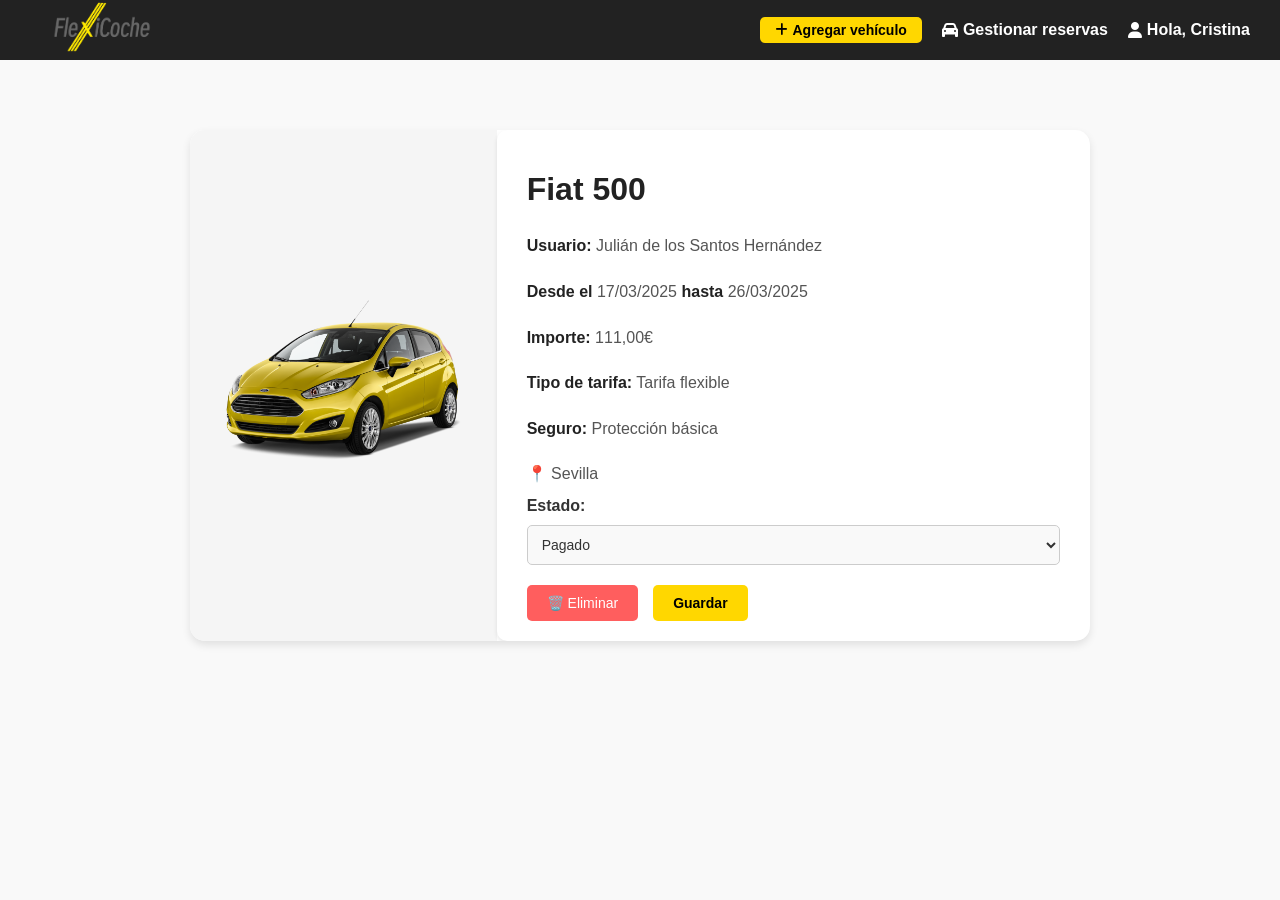
<file: templates/(desuso) consult-reserv-admin.html>
<!DOCTYPE html>
<html lang="en">
<head>
    <meta charset="UTF-8">
    <meta http-equiv="X-UA-Compatible" content="IE=edge">
    <meta name="viewport" content="width=device-width, initial-scale=1.0">
    <link rel="stylesheet" href="../assets/css/consult-reserv-admin.css">
    <title>Reservation Manage</title>
    <link rel="icon" type="image/x-icon" href="../favicon.ico" />
    <link rel="stylesheet" href="https://cdnjs.cloudflare.com/ajax/libs/font-awesome/6.4.2/css/all.min.css">
</head>
<body>
    <header>
        <div class="top-bar">
            <span class="logo"><a href="../index.html"><img src="../assets/images/logo.png" alt="FlexiCoche Logo"></a></span>
            <nav>
                <a href="../templates/car-data-new.html" class="btn-yellow"><i class="fas fa-plus"></i> Agregar vehículo</a>
                <a href="../templates/search.html"><i class="fas fa-car"></i> Gestionar reservas</a>
                <a href="../templates/login.html"><i class="fas fa-user"></i> Hola, Cristina</a>
            </nav>
        </div>
    </header>
    <main>
        <div class="contenedor">
            <div class="vehiculo">
                <img src="../assets/images/ford-fiesta.png" alt="Fiat 500">
            </div>
            <div class="info">
                <h1>Fiat 500</h1>
                <p><strong>Usuario:</strong> Julián de los Santos Hernández</p>
                <p><strong>Desde el</strong> 17/03/2025 <strong>hasta</strong> 26/03/2025</p>
                <p><strong>Importe:</strong> 111,00€</p>
                <p><strong>Tipo de tarifa:</strong> Tarifa flexible</p>
                <p><strong>Seguro:</strong> Protección básica</p>
                <p><strong>📍</strong> Sevilla</p>
                <label for="estado"><strong>Estado:</strong></label>
                <select id="estado">
                    <option>Pagado</option>
                    <option>Pendiente</option>
                </select>
                <div class="acciones">
                    <button class="btn-rojo">🗑️ Eliminar</button>
                    <button class="btn-yellow">Guardar</button>
                </div>
            </div>
        </div>
    </main>
</body>
</html>
</file>
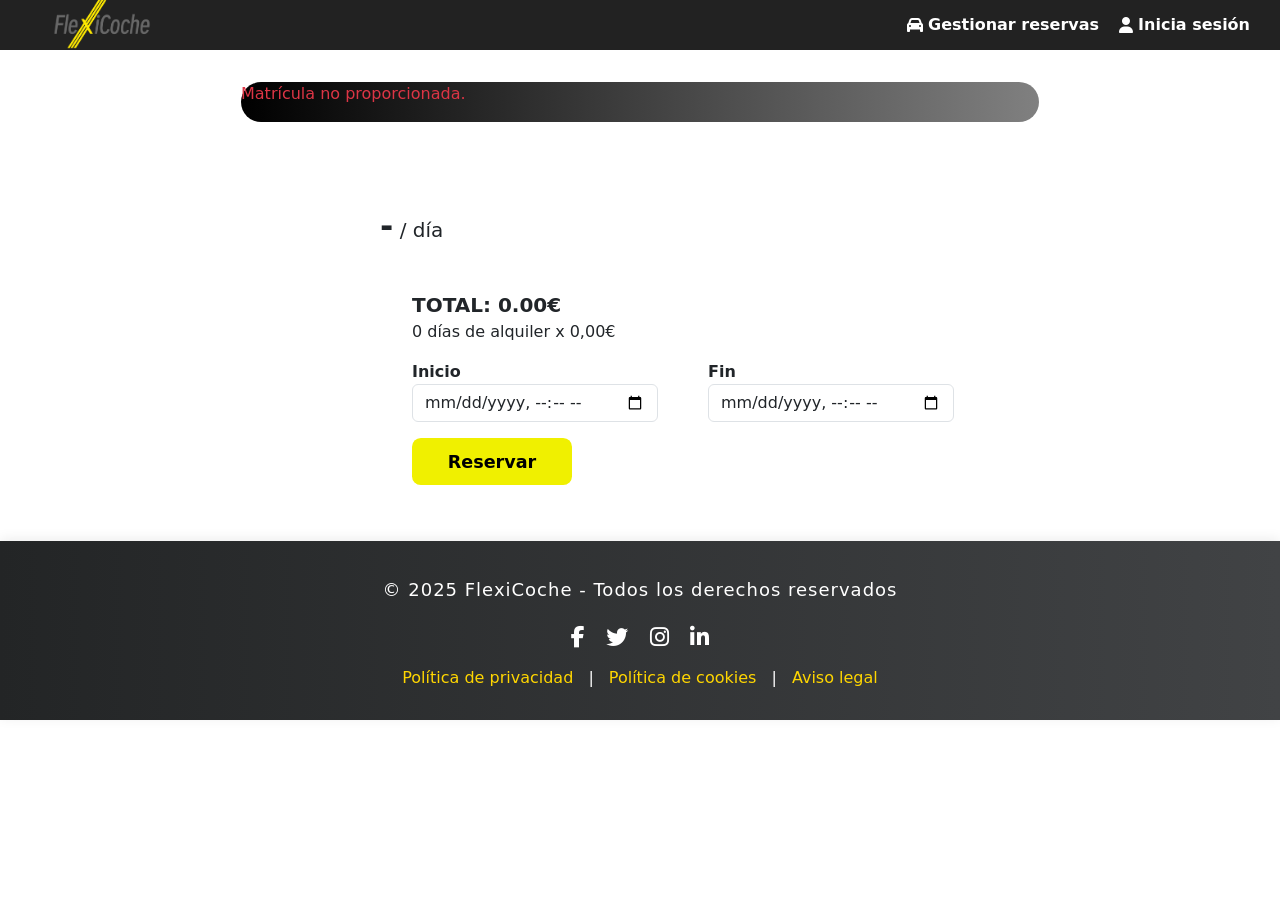
<file: templates/car-detail.html>
<!DOCTYPE html>
<html lang="es">
<head>
    <meta charset="UTF-8">
    <meta name="viewport" content="width=device-width, initial-scale=1.0">
    <title>FlexiCoche - Detalles</title>
    <link href="https://cdn.jsdelivr.net/npm/bootstrap@5.3.3/dist/css/bootstrap.min.css" rel="stylesheet">
    <script src="https://cdn.jsdelivr.net/npm/bootstrap@5.3.3/dist/js/bootstrap.bundle.min.js"></script>
    <link rel="stylesheet" href="https://cdnjs.cloudflare.com/ajax/libs/font-awesome/6.4.2/css/all.min.css">
    <link rel="stylesheet" href="../assets/css/car-detail.css">
    <link rel="icon" type="image/x-icon" href="../assets/icons/favicon.png" />
    <script type="module" src="../js/modules/pages/car-detail.page.js"></script>
</head>
<body>
    <header>
        <div class="top-bar">
            <span class="logo">
                <a href="../index.html" class="logo-link"><img src="../assets/images/logo.png" alt="FlexiCoche Logo" /></a>
            </span>
            <nav class="auth-section">
                <a href="../templates/car-data-new.html" class="btn-yellow btn-create"><i class="fas fa-plus"></i> Agregar vehículo</a>
                <a href="/templates/consult-reserv.html"><i class="fas fa-car"></i> Gestionar reservas</a>
                <div  id="userInfo"><a href="/templates/modify-profile.html"><i class="fas fa-user"></i> Hola, <span id="headerUserName"></span></a></div>
                <a id="loginLink" href="templates/login.html"><i class="fas fa-user"></i> Inicia sesión</a>
                <a class="logout-btn d-none" id="headerLogoutBtn">
                    <i class="fas fa-sign-out-alt"></i>
                </a>
            </nav>
        </div>
    </header>

    <div class="container">
        <div id="car-box" class="grad-black-white">
            <div class="content">
                <h1 id="car-title" class="car-name">Cargando...</h1>
                <h5 id="car-subtitle" class="car-name"></h5>
    
                <div id="carousel-container">
                    <div id="carousel-show" class="carousel slide" data-bs-ride="carousel">
                        <div class="carousel-inner">
                            <div class="carousel-item active">
                                <div class="img-container">
                                    <img id="car-image" src="../assets/images/default.png" class="d-block w-50" alt="Imagen del coche">
                                </div>
                            </div>
                        </div>
                    </div>
                </div>
    
                <div id="car-properties" class="mt-4">
                    <div class="row" id="car-details-row-1"></div>
                    <div class="row" id="car-details-row-2"></div>
                </div>
            </div>
        </div>
    
        <div id="resumen" class="mt-5">
            <span class="price"><b id="precio-dia">-</b></span><span>&nbsp;/ día</span>
    
            <div class="row total">
                <div class="col-9">
                    <b>TOTAL: 0.00€</b>
                </div>
            </div>
            
            <div class="row">
                <div class="col-10">0 días de alquiler x 0,00€</div>
                <div class="col-2"></div>
            </div>

    
            <form id="rent-form" class="row mt-3">
                <input type="hidden" name="idVehiculo" id="idVehiculo">
                <div class="col-md-4">
                    <label for="fechaInicio"><b>Inicio</b></label>
                    <input type="datetime-local" name="fechaInicio" id="fechaInicio" class="form-control" required>
                </div>
                <div class="col-md-4">
                    <label for="fechaFin"><b>Fin</b></label>
                    <input type="datetime-local" name="fechaFin" id="fechaFin" class="form-control" required>
                </div>
                <div class="col-md-4 d-flex align-items-end">
                    <button type="submit" class="btn btn-primary w-100"><b>Reservar</b></button>
                </div>
            </form>
    
            <div id="rent-message" class="mt-3 text-center"></div>
        </div>
    </div>
        
    <footer>
        <div class="footer-content">
            <p>&copy; 2025 FlexiCoche - Todos los derechos reservados</p>
            <div class="social-icons">
                <a href="https://www.facebook.com" target="_blank">
                    <i class="fab fa-facebook-f"></i>
                </a>
                <a href="https://www.twitter.com" target="_blank">
                    <i class="fab fa-twitter"></i>
                </a>
                <a href="https://www.instagram.com" target="_blank">
                    <i class="fab fa-instagram"></i>
                </a>
                <a href="https://www.linkedin.com" target="_blank">
                    <i class="fab fa-linkedin-in"></i>
                </a>
            </div>
            <div class="footer-links">
                <a href="privacy.html">Política de privacidad</a> |
                <a href="cookies.html">Política de cookies</a> |
                <a href="legal.html">Aviso legal</a>
            </div>
        </div>
    </footer>
</body>
</html>
</file>
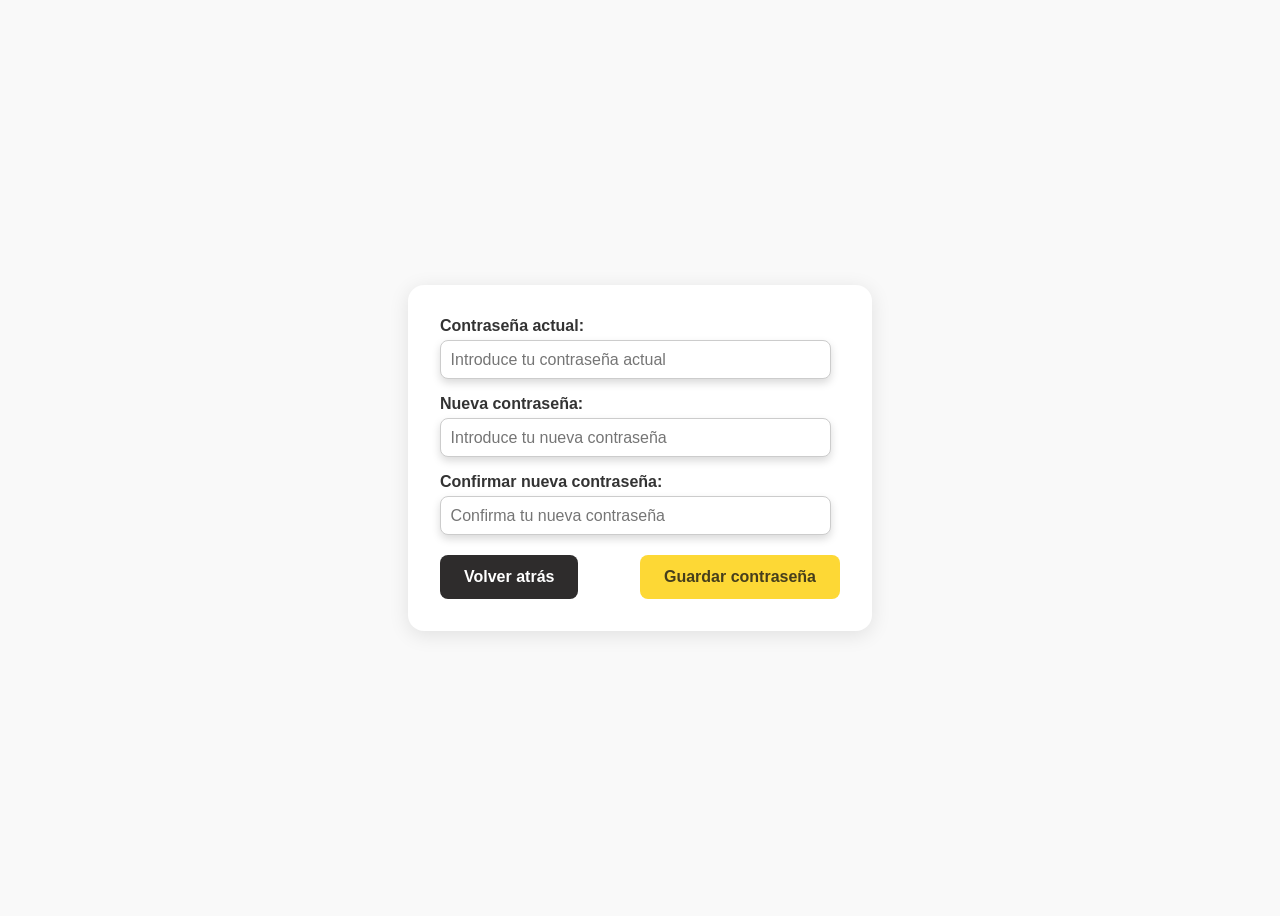
<file: templates/change-password.html>
<!DOCTYPE html>
<html lang="en">
<head>
    <meta charset="UTF-8">
    <meta name="viewport" content="width=device-width, initial-scale=1.0">
    <title>Document</title>
    <link rel="icon" type="image/x-icon" href="../assets/icons/favicon.png" />
    <link rel="stylesheet" href="../assets/css/change-password.css">
</head>
<body>
    <div class="password-container">
        <div class="password-card">
            <form class="password-form">
                <label>
                    Contraseña actual:
                    <input type="password" placeholder="Introduce tu contraseña actual" />
                </label>
    
                <label>
                    Nueva contraseña:
                    <input type="password" placeholder="Introduce tu nueva contraseña" />
                </label>
    
                <label>
                    Confirmar nueva contraseña:
                    <input type="password" placeholder="Confirma tu nueva contraseña" />
                </label>
    
                <div class="button-group">
                    <button type="button" class="back-btn">Volver atrás</button>
                    <button type="submit" class="save-password-btn">Guardar contraseña</button>
                </div>
            </form>
        </div>
    </div>

    <script type="module" src="../js/modules/pages/change-password.page.js"></script>

</body>
</html>
</file>
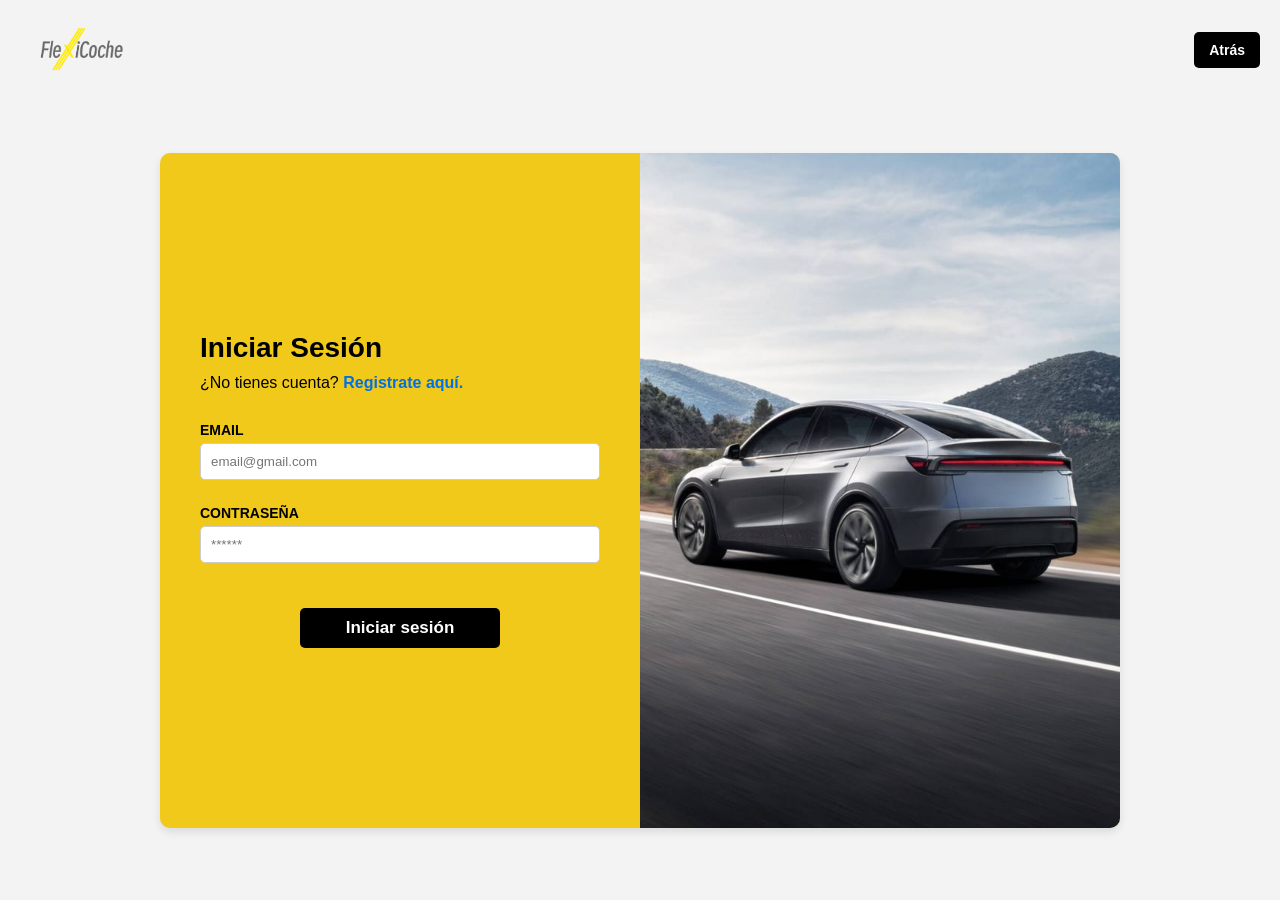
<file: templates/login.html>
<!DOCTYPE html>
<html lang="en">
<head>
    <meta charset="UTF-8">
    <meta http-equiv="X-UA-Compatible" content="IE=edge">
    <meta name="viewport" content="width=device-width, initial-scale=1.0">
    <title>Login</title>
    <link rel="stylesheet" href="https://cdnjs.cloudflare.com/ajax/libs/font-awesome/6.4.2/css/all.min.css">
    <link rel="stylesheet" href="../assets/css/login.css">
    <link rel="icon" type="image/x-icon" href="../assets/icons/favicon.png" />
</head>
<body>
    <header class="header">
        <div class="logo-container">
            <img src="../assets/images/logo.png" alt="Logo FlexiCoche" class="logo">
        </div>
        <!-- Botón para ir atrás -->
        <button class="back-button" onclick="window.location.href='../index.html'">Atrás</button>
    </header>
    <div class="container">
        <!-- Sección del formulario -->
        <div class="form-section">
            <h2>Iniciar Sesión</h2>
            <p>¿No tienes cuenta? <a href="../templates/register.html">Registrate aquí.</a></p>
            
            <form id="loginForm">
                <label>EMAIL</label>
                <input type="email" id="correo" placeholder="email@gmail.com" required>
                
                <label>CONTRASEÑA</label>
                <input type="password" id="password" placeholder="******" required>
                
                <button type="submit">Iniciar sesión</button>
            </form>
        </div>
        
        <!-- Sección de la imagen -->
        <div class="image-section">
            <img src="../assets/images/imgRegister.png" alt="Autos">
        </div>
    </div>

    
    <script type="module" src="/js/modules/components/user.component.js"></script>
    <script type="module" src="/js/modules/pages/user.page.js"></script>

</body>
</html>
</file>
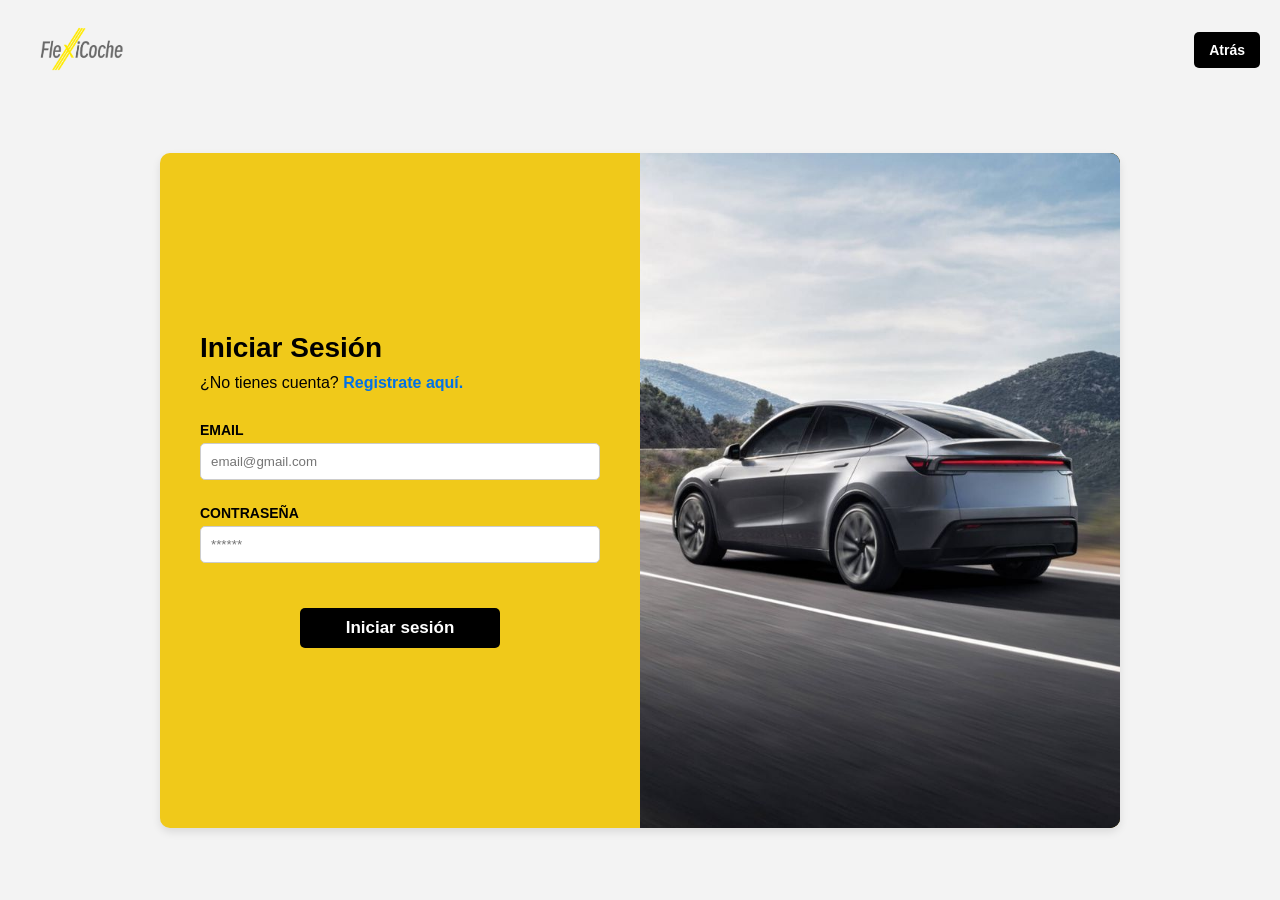
<file: templates/modify-profile.html>
<!DOCTYPE html>
<html lang="en">

<head>
    <meta charset="UTF-8">
    <meta http-equiv="X-UA-Compatible" content="IE=edge">
    <meta name="viewport" content="width=device-width, initial-scale=1.0">
    <link rel="stylesheet" href="https://cdnjs.cloudflare.com/ajax/libs/font-awesome/6.4.2/css/all.min.css">
    <link rel="stylesheet" href="../assets/css/modify-profile.css">
    <title>Modify profile</title>
<link rel="icon" type="image/x-icon" href="../assets/icons/favicon.png" />
</head>

<body>
    <header>
        <div class="top-bar">
            <span class="logo">
                <a href="../index.html" class="logo-link"><img src="../assets/images/logo.png" alt="FlexiCoche Logo" /></a>
            </span>
            <nav class="auth-section">
                <a href="../templates/car-data-new.html" class="btn-yellow btn-create"><i class="fas fa-plus"></i> Agregar vehículo</a>
                <a href="/templates/consult-reserv.html"><i class="fas fa-car"></i> Gestionar reservas</a>
                <div  id="userInfo"><a href="/templates/modify-profile.html"><i class="fas fa-user"></i> Hola, <span id="headerUserName"></span></a></div>
                <a id="loginLink" href="templates/login.html"><i class="fas fa-user"></i> Inicia sesión</a>
                <a class="logout-btn d-none" id="headerLogoutBtn">
                <i class="fas fa-sign-out-alt"></i>
                </a>
            </nav>
            </div>
        </header>
    <main>
        <div class="profile-container">

            <div class="profile-card">

                <div class="profile-img">
                    <img id="userProfileImage" src="" alt="Foto de perfil">
                    <a href="#" class="change-img">Cambiar imagen</a>
                    <input type="file" id="imageInput" accept="image/*" style="display: none;" />
                </div>
                <div class="profile-info">
                    <h2 class="username">Cristina</h2>
                    <a href="#" class="edit-user">Editar usuario</a>

                    <form class="user-form">
                        <label>
                            Nombre:
                            <input type="text" value="Cristina" />
                        </label>

                        <label>
                            Apellidos:
                            <input type="text" value="Mendoza Caraballo" />
                        </label>

                        <label>
                            Fecha de nacimiento:
                            <input type="date" value="1995-09-25" />
                        </label>

                        <label>
                            Teléfono:
                            <input type="tel" value="+34 678 33 22 11" />
                        </label>

                        <label>
                            DNI/NIE:
                            <input type="text" value="00000000X" />
                        </label>

                        <div class="button-group">
                            <button type="button" class="delete-btn">Borrar usuario</button>
                            <button class="change-password-btn"><a href="change-password.html">Cambiar
                                    contraseña</a></button>
                            <button type="submit" class="save-btn">Guardar usuario</button>
                        </div>
                    </form>
                </div>
            </div>
        </div>
    </main>
    <script type="module" src="../js/modules/pages/modify-profile.page.js"></script>
</body>

</html>
</file>
<file: assets/css/consult-reserv-admin.css>
/* General */
body {
    font-family: 'Arial', sans-serif;
    margin: 0;
    padding: 0;
    background: #f9f9f9;
    color: #333;
}

/* Header */
.top-bar {
    background-color: #222;
    color: white;
    display: flex;
    justify-content: space-between;
    padding: 10px 30px;
    align-items: center;
    height: 40px; /* Ajusta la altura según sea necesario */
}

.top-bar nav {
    display: flex;
    align-items: center;
}

.top-bar nav a {
    color: white;
    text-decoration: none;
    margin-left: 20px; /* Reduce el margen izquierdo */
    font-weight: bold;
    display: flex;
    align-items: center;
    gap: 5px;
}

.top-bar nav a:hover {
    color: #ccc;
}

/* Botón amarillo */
.btn-yellow {
    background-color: #ffd700;
    color: black !important;
    border: none;
    padding: 5px 15px;
    font-size: 14px;
    font-weight: bold;
    border-radius: 5px;
    cursor: pointer;
    transition: background-color 0.3s ease;
}

.btn-yellow:hover {
    background-color: #e6c200;
}
.logo img {
    width: 140px; /* Ajusta el ancho según sea necesario */
    height: auto; /* Mantiene la proporción de la imagen */
}

/* Main container */
main {
    padding: 40px;
    display: flex;
    flex-direction: column;
    justify-content: center;
    align-items: center;
}

/* Vehicle container */
.contenedor {
    display: flex;
    flex-direction: row;
    background: white;
    border-radius: 15px;
    box-shadow: 0 4px 8px rgba(0, 0, 0, 0.1);
    overflow: hidden;
    max-width: 900px;
    width: 100%;
    margin: 30px;
}

/* Vehicle image */
.vehiculo {
    flex: 1;
    background: #f5f5f5;
    display: flex;
    flex-direction: column;
    align-items: center;
    justify-content: center;
    padding: 20px;
}

.vehiculo img {
    max-width: 100%;
    border-radius: 10px;
    margin-bottom: 10px;
}

.vehiculo a {
    color: #007bff;
    text-decoration: none;
    font-size: 14px;
    font-weight: bold;
}

.vehiculo a:hover {
    text-decoration: underline;
}

/* Vehicle info */
.info {
    flex: 2;
    padding: 20px 30px;
    display: flex;
    flex-direction: column;
    justify-content: space-between;
    background-color: #ffffff; /* Fondo blanco para destacar */
    border-radius: 10px; /* Bordes redondeados */
    box-shadow: 0 2px 4px rgba(0, 0, 0, 0.1); /* Sombra ligera */
}

.info h1 {
    font-size: 32px; /* Tamaño más grande para el título */
    margin-bottom: 15px;
    color: #222; /* Color más oscuro para el título */
    font-weight: bold;
    text-transform: capitalize; /* Capitaliza el texto */
}

.info p {
    margin: 10px 0; /* Espaciado más amplio entre párrafos */
    font-size: 16px; /* Tamaño de fuente consistente */
    line-height: 1.6; /* Mejora la legibilidad */
    color: #555; /* Color gris para el texto */
}

.info p strong {
    color: #222; /* Color más oscuro para los elementos destacados */
    font-weight: bold; /* Negrita para destacar */
}

.info select {
    padding: 10px;
    border: 1px solid #ccc;
    border-radius: 5px;
    font-size: 14px;
    margin-top: 10px;
    background-color: #f9f9f9; /* Fondo claro */
    color: #333; /* Texto oscuro */
    cursor: pointer;
}

/* Añadir iconos o estilos adicionales */
.info p i {
    margin-right: 5px; /* Espaciado entre el icono y el texto */
    color: #ffd700; /* Color amarillo para los iconos */
    font-size: 18px; /* Tamaño del icono */
}

/* Action buttons */
.acciones {
    display: flex;
    gap: 15px;
    margin-top: 20px;
}

.acciones .btn-rojo {
    background-color: #ff5e5e;
    color: white;
    border: none;
    padding: 10px 20px;
    font-size: 14px;
    border-radius: 5px;
    cursor: pointer;
    transition: background-color 0.3s ease;
}

.btn-aceptar {
	background-color: #7ac77e;
    color: white;
    border: none;
    padding: 10px 20px;
    font-size: 14px;
    border-radius: 5px;
    cursor: pointer;
    transition: background-color 0.3s ease;
}

.btn-devolver{
	background-color: #57bcdd;
    color: white;
    border: none;
    padding: 10px 20px;
    font-size: 14px;
    border-radius: 5px;
    cursor: pointer;
    transition: background-color 0.3s ease;
}

.acciones .btn-rojo:hover {
    background-color: #e04e4e;
}

.acciones .btn-yellow {
    background-color: #ffd700;
    color: black;
    border: none;
    padding: 10px 20px;
    font-size: 14px;
    border-radius: 5px;
    cursor: pointer;
    transition: background-color 0.3s ease;
}

.acciones .btn-yellow:hover {
    background-color: #e6c200;
}

.btn-disabled {
    opacity: 0.5;
    cursor: not-allowed;
    pointer-events: none; 
    background-color: #ccc;
    color: #666;
}

.d-none {
    display: none !important;
}  

@media (max-width: 768px) {
    .contenedor {
    flex-direction: column;
}

.vehiculo {
    order: -1; 
    }
}

.btn-pdf {
	width: 30px;
	height: 37px;
    cursor: pointer;
}

.titulo-centrado {
    text-align: center;
    margin-top: 20px;
    margin-bottom: 10px;
}

/*********** Footer *************/

footer {
    background: linear-gradient(90deg, #232526 0%, #414345 100%);
    color: #fff;
    padding: 35px 0 20px 0;
    font-size: 16px;
    margin-top: 40px;
    box-shadow: 0 -2px 12px rgba(0,0,0,0.08);
}

.footer-content {
    max-width: 1100px;
    margin: 0 auto;
    text-align: center;
}

.footer-content p {
    margin-bottom: 18px;
    font-size: 18px;
    letter-spacing: 1px;
}

.footer-links {
    margin-top: 12px;
    margin-bottom: 10px;
}

.footer-links a {
    color: #ffd600;
    text-decoration: none;
    margin: 0 10px;
    font-weight: 500;
    transition: color 0.2s;
}

.footer-links a:hover {
    color: #fff;
    text-decoration: underline;
}

.social-icons {
    margin-bottom: 10px;
}

.social-icons a {
    color: #fff;
    margin: 0 8px;
    font-size: 22px;
    display: inline-block;
    transition: color 0.2s, transform 0.2s;
}

.social-icons a:hover {
    color: #ffd600;
    transform: scale(1.2) rotate(-10deg);
}
</file>
<file: assets/css/car-detail.css>
.container
{
    display: flex;
    align-items: center;
    flex-direction: column;
}

#car-box
{
    margin: 2em 0 2em 0;
    width: 70%;
    border-radius: 2em;
}

#car-box .content
{
    padding: 2em 5em 2em 5em;
    display: flex;
    flex-direction: column;
    justify-content: center;
}

.car-name
{
    color:white;
}


.carousel-item .img-container
{
    display: flex;
    justify-content: center;
    align-items: center;
    height: 100%;
    width: 100%;
}

#car-properties .row
{
    margin-top: 1em;
}

#car-properties .row .col-6
{
    display: inline;
}

#car-properties h5
{
    color: white;
    background-color: rgb(64,64,64);
    text-align: center;
    border-radius: 0.35em;
    min-width: 65%;
    padding: 0.2em 0.70em 0.2em 0.70em;
    width: max-content;
}

.grad-black-white {
    background-image: linear-gradient(to right, black , gray);
  }

#tarifas
{
    width: 60%;
    margin: 1em 0 1em 0;
}

#tarifas .select
{
    width: 100%;
    display: flex;
    align-items: center;
    justify-content:space-between;
    flex-direction: row;
}

#tarifas input[type="radio"]
{
    width: 1.25em;
    height: 1.25em;
    margin: 0 1em 0 1em;
}

#tarifas .option
{
    display: flex;
    align-items: center;
    margin-bottom: 2em;
}

#tarifas .option .text
{
    display: block;
}

hr
{
    opacity: 1;
    margin: 2em ;
    border: 2px solid black;
    height: 1px;
    background-color: black;
}

#proteccion
{
    width: 100%;
    display: flex;
    flex-direction: row;
    justify-content: center;
}

#proteccion .card
{
    margin: 2em 1em 2em 1em;
    display: flex;
    flex-direction: row;
    border:none;
    padding: 0.5em;
    border: 1px solid rgba(0,0,0,0.05);
}

#proteccion .card input[type="radio"]
{
    display: inline;
    width: 1.5em;
    height: 1.5em;
    margin: 0 0.3em 0 0.3em;
}

#proteccion .card .right
{
    display: flex;
    flex-direction: column;
    justify-content: space-between;
    min-height: 8em;
}

#proteccion .card::after
{
    content: "";
    position: absolute;
    top: 0;
    left: 0;
    width: 100%;
    height: 100%;
    z-index: -1;
    box-shadow: 0 0 20px rgba(0, 0, 0, 0.2); /* Sombra solo visible arriba y abajo */
    border-radius: 2em; /* Bordes redondeados también para la sombra */
  }

#resumen
{
    width: 40%;

}

#resumen .price
{
    font-size: 2em;
    margin-left: -1em;
}

#resumen .price + span
{
    font-size: 1.25em;
}

#resumen .title
{
    margin: 1em 0 1em 0;
}

#resumen .total
{
    font-size: 1.25em;
    margin-top: 2em;
}

#resumen button
{
    background-color: rgb(240,240,0);
    color: black;
    border:none;
    border-radius: 0.5em;
    padding: 0.2em 0.3em 0.2em 0.3em;
}

.logo img {
    width: 140px; /* Ajusta el ancho según sea necesario */
    height: auto; /* Mantiene la proporción de la imagen */
}

*{
    box-sizing: content-box;
}

.top-bar {
    background-color: #222;
    color: white;
    display: flex;
    justify-content: space-between;
    padding: 10px 30px;
    align-items: center;
    height: 30px; /* Ajusta la altura según sea necesario */
}

.top-bar nav {
    display: flex;
    align-items: center;
}

.top-bar nav a {
    color: white;
    text-decoration: none;
    margin-left: 20px; /* Reduce el margen izquierdo */
    font-weight: bold;
    display: flex;
    align-items: center;
    gap: 5px;
}
.top-bar nav a:hover {
    color: #ccc;
}

/* Botón amarillo */
.btn-yellow {
    background-color: #ffd700;
    color: black !important;
    border: none;
    padding: 5px 15px;
    font-size: 14px;
    font-weight: bold;
    border-radius: 5px;
    cursor: pointer;
    transition: background-color 0.3s ease;
}

.btn-yellow:hover {
    background-color: #e6c200;
}

.social-icons a {
    color: white;
    margin: 0 10px;
    font-size: 18px;
    text-decoration: none;
}
.social-icons a:hover {
    color: #ddd;
}

#rent-form {
    display: flex;
    gap: 1em;
    align-items: flex-end;
    justify-content: space-between;
    flex-wrap: wrap;
}

#rent-form .form-control {
    min-width: 220px;
}

#rent-form button {
    height: 100%;
    padding: 0.6em;
    font-size: 1.1em;
}

.updateImg, .carousel-inner{
    place-items: center;
}


/*********** Footer *************/

footer {
    background: linear-gradient(90deg, #232526 0%, #414345 100%);
    color: #fff;
    padding: 35px 0 20px 0;
    font-size: 16px;
    margin-top: 40px;
    box-shadow: 0 -2px 12px rgba(0,0,0,0.08);
}

.footer-content {
    max-width: 1100px;
    margin: 0 auto;
    text-align: center;
}

.footer-content p {
    margin-bottom: 18px;
    font-size: 18px;
    letter-spacing: 1px;
}

.footer-links {
    margin-top: 12px;
    margin-bottom: 10px;
}

.footer-links a {
    color: #ffd600;
    text-decoration: none;
    margin: 0 10px;
    font-weight: 500;
    transition: color 0.2s;
}

.footer-links a:hover {
    color: #fff;
    text-decoration: underline;
}

.social-icons {
    margin-bottom: 10px;
}

.social-icons a {
    color: #fff;
    margin: 0 8px;
    font-size: 22px;
    display: inline-block;
    transition: color 0.2s, transform 0.2s;
}

.social-icons a:hover {
    color: #ffd600;
    transform: scale(1.2) rotate(-10deg);
}
</file>
<file: assets/css/change-password.css>
body {
    font-family: 'Arial', sans-serif;
    background: #f9f9f9;
}

.password-container {
    display: flex;
    justify-content: center;
    align-items: center;
    min-height: 100vh; /* Ocupa toda la altura de la ventana */
    background: #f9f9f9; /* Fondo claro */
}

.password-card {
    background: #fff; /* Fondo blanco */
    border-radius: 16px; /* Bordes redondeados */
    box-shadow: 0 4px 20px rgba(0, 0, 0, 0.1); /* Sombra ligera */
    padding: 2rem;
    max-width: 400px; /* Ancho máximo */
    width: 100%;
}

.password-form label {
    display: block;
    margin-bottom: 1rem;
    font-weight: 600;
    color: #333; /* Texto oscuro */
}

.password-form input {
    width: 100%;
    padding: 0.6rem;
    margin-top: 0.3rem;
    border: 1px solid #ccc;
    border-radius: 8px;
    font-size: 1rem;
    box-shadow: 0 4px 8px rgba(0, 0, 0, 0.15);
    transition: box-shadow 0.3s ease;
    max-width: 370px;
}

.password-form input:focus,
.password-form input:hover {
    outline: none; 
    box-shadow: 0 6px 12px rgba(0, 0, 0, 0.3);
}

.button-group {
    display: flex;
    justify-content: space-between; /* Espaciado entre los botones */
    margin-top: 20px;
}

.back-btn {
    background-color: #2e2c2c;
    border: none;
    padding: 0.8rem 1.5rem;
    font-size: 1rem;
    border-radius: 8px;
    cursor: pointer;
    font-weight: bold;
    color: #fff; /* Texto blanco */
    transition: background 0.3s ease;
}

.back-btn:hover {
    background-color: #201f1f;
}

.save-password-btn {
    background-color: #fdd835;
    border: none;
    padding: 0.8rem 1.5rem;
    font-size: 1rem;
    border-radius: 8px;
    cursor: pointer;
    font-weight: bold;
    color: #463e1c;
    transition: background 0.3s ease;
}

.save-password-btn:hover {
    background-color: #be9f10;
}
</file>
<file: assets/css/login.css>
* {
    margin: 0;
    padding: 0;
    box-sizing: border-box;
    font-family: Arial, sans-serif;
}
body {
    display: flex;
    justify-content: center;
    align-items: center;
    height: 100vh;
    background-color: #f3f3f3;
    position: relative;
}
.header {
    position: fixed; /* Fija el header en la parte superior */
    top: 0; /* Asegura que esté en la parte superior */
    left: 0;
    width: 100%; /* Ocupa todo el ancho de la página */
    display: flex;
    justify-content: space-between; /* Espacia el logo y el botón de atrás */
    align-items: center;
    padding: 5px 20px; /* Reduce el padding para disminuir la altura */
    background-color: transparent; /* Elimina el fondo del header */
    box-shadow: none; /* Elimina la sombra */
    z-index: 1000; /* Asegura que esté por encima de otros elementos */
    height: auto; /* Permite que la altura se ajuste automáticamente */
}

/* Estilo para el logo */
.logo-container {
    display: flex;
    align-items: center;
}

.logo {
    width: 120px;
    height: auto;
}
/* Estilo para el botón de atrás */
.back-button {
    background-color: black;
    color: white;
    border: none;
    padding: 10px 15px;
    border-radius: 5px;
    cursor: pointer;
    font-size: 14px;
    font-weight: bold;
    transition: background-color 0.3s ease;
}

.back-button:hover {
    background-color: #333;
}
.container {
    display: flex;
    width: 75%;
    height: 75%;
    box-shadow: 0 4px 8px rgba(0, 0, 0, 0.1);
    border-radius: 10px;
    overflow: hidden;
    background-color: rgb(240, 201, 26);
    margin-top: 80px;
}

.form-section {
    width: 50%;
    padding: 40px;
    display: flex;
    flex-direction: column;
    justify-content: center;
    height: 100%;
}
.form-section h2 {
    font-size: 28px;
    font-weight: bold;
    margin-bottom: 10px;
}
.form-section p {
    color: #020202;
    font-size: 16px;
    margin-bottom: 20px;
}
.form-section a {
    color: #0070e7;
    text-decoration: none;
    font-weight: bold;
}
.form-section form label {
    display: block;
    font-weight: bold;
    margin: 10px 0 5px;
    font-size: 14px;
}
.form-section form input {
    width: 100%;
    padding: 10px;
    border: 1px solid #ccc;
    border-radius: 5px;
    margin-bottom: 15px;
}
.form-section button {
    width: 50%;
    background-color: black;
    color: white;
    padding: 10px;
    border: none;
    border-radius: 5px;
    cursor: pointer;
    margin: 30px auto 0; /* Centra el botón horizontalmente y añade margen superior */
    display: block; /* Asegura que el botón se comporte como un bloque para centrarlo */
    text-align: center;
    font-size: 17px;
    font-weight: bold;
}

.form-section button:hover {
    background-color: #333;
}

.image-section {
    width: 50%;
    background-color: #000;
}
.image-section img {
    width: 100%;
    height: 100%;
    object-fit: cover;
}

@media (max-width: 768px) {
  .container {
    flex-direction: column;
  }

  .image-section {
    order: -1;
  }

  .form-section,
  .image-section {
    width: 100%;
    text-align: center;
  }

  .image-section img {
    max-width: 100%;
    height: auto;
  }
}
</file>
<file: assets/css/modify-profile.css>
body {
    font-family: 'Arial', sans-serif;
    margin: 0;
    padding: 0;
    background: #f9f9f9;
    color: #333;
}

main {
	padding: 20px;
}

/* Header */
.top-bar {
    background-color: #222;
    color: white;
    display: flex;
    justify-content: space-between;
    padding: 10px 30px;
    align-items: center;
    height: 40px; /* Ajusta la altura según sea necesario */
}

.top-bar nav {
    display: flex;
    align-items: center;
}

.top-bar nav a {
    color: white;
    text-decoration: none;
    margin-left: 20px; /* Reduce el margen izquierdo */
    font-weight: bold;
    display: flex;
    align-items: center;
    gap: 5px;
}

.top-bar nav a:hover {
    color: #ccc;
}

.logo img {
    width: 140px; /* Ajusta el ancho según sea necesario */
    height: auto; /* Mantiene la proporción de la imagen */
}
/* Header */

.profile-container {
    display: flex;
    justify-content: center;
    align-items: center;
    min-height: 100vh;
}

.profile-card {
    background: #fff;
    border-radius: 16px;
    box-shadow: 0 4px 20px rgba(0, 0, 0, 0.1);
    padding: 2rem;
    display: flex;
    gap: 2rem;
    max-width: 900px;
    width: 100%;
}

.profile-img {
    text-align: center; /* Centra el contenido dentro del contenedor */
    margin-bottom: 20px; /* Espaciado inferior */
}

.profile-img img {
    width: 150px; /* Ajusta el tamaño de la imagen */
    height: 150px;
    border-radius: 50%; /* Hace la imagen circular */
    display: block;
    margin: 0 auto; /* Centra la imagen horizontalmente */
}

.change-img {
    display: block; /* Asegura que el enlace esté en una nueva línea */
    margin-top: 10px; /* Espaciado superior */
    font-size: 14px; /* Tamaño de fuente más pequeño */
    color: #007bff; /* Color azul para el enlace */
    text-decoration: none; /* Elimina el subrayado */
    text-align: center; /* Centra el texto debajo de la imagen */
}

.change-img:hover {
    text-decoration: underline; /* Subraya el texto al pasar el cursor */
}

.profile-info {
    flex: 1;
    padding: 30px;
}

.username {
    font-size: 2rem;
    margin: 0;
    font-weight: 700;
}

.edit-user {
    display: block;
    margin-bottom: 1rem;
    color: #007bff;
    font-size: 0.9rem;
    text-decoration: none;
}

.user-form label {
    display: block;
    margin-bottom: 1rem;
    font-weight: 600;
}

.user-form input {
    width: 100%;
    padding: 0.6rem;
    margin-top: 0.3rem;
    border: 1px solid #ccc;
    border-radius: 8px;
    font-size: 1rem;
    box-shadow: 0 4px 8px rgba(0, 0, 0, 0.15); /* Sombra ligera */
    transition: box-shadow 0.3s ease; /* Transición suave para el efecto hover */
}

.user-form input:focus,
.user-form input:hover {
    outline: none; /* Elimina el borde azul por defecto */
    box-shadow: 0 6px 12px rgba(0, 0, 0, 0.3); /* Sombra más intensa al enfocar o pasar el cursor */
}

.button-group {
    display: flex;
    justify-content: space-between;
    margin-top: 2rem;
}

.save-btn {
    background-color: #fdd835;
    border: none;
    padding: 0.8rem 1.5rem;
    font-size: 1rem;
    border-radius: 10px;
    cursor: pointer;
    font-weight: bold;
    color: #000;
    transition: background 0.3s ease;
}

.save-btn:hover {
    background-color: #fbc02d;
}

.delete-btn {
    background-color: #ef5350;
    border: none;
    padding: 0.8rem 1.5rem;
    font-size: 1rem;
    border-radius: 10px;
    cursor: pointer;
    font-weight: bold;
    color: #fff;
    transition: background 0.3s ease;
}

.delete-btn:hover {
    background-color: #e53935;
}

.change-password-btn {
    background-color: #42a5f5; /* Color azul claro */
    border: none;
    padding: 0.8rem 1.5rem;
    font-size: 1rem;
    border-radius: 10px;
    cursor: pointer;
    font-weight: bold;
    color: #fff; /* Texto blanco */
    transition: background 0.3s ease;
    margin: 0 10px; /* Espaciado horizontal entre botones */
}

.change-password-btn > a {
	text-decoration: none;
	color: inherit;
}

.change-password-btn:hover {
    background-color: #1e88e5; /* Azul más oscuro al pasar el cursor */
}

.d-none {
    display: none !important;
  }  
  
  @media (max-width: 768px) {
  .profile-card {
    flex-direction: column;
  }

  .profile-img {
    order: -1;
  }
}

.btn-yellow {
    background-color: #ffd700;
    color: black !important;
    border: none;
    padding: 5px 15px;
    font-size: 14px;
    font-weight: bold;
    border-radius: 5px;
    cursor: pointer;
    transition: background-color 0.3s ease;
}

.btn-yellow:hover {
    background-color: #e6c200;
}
</file>
